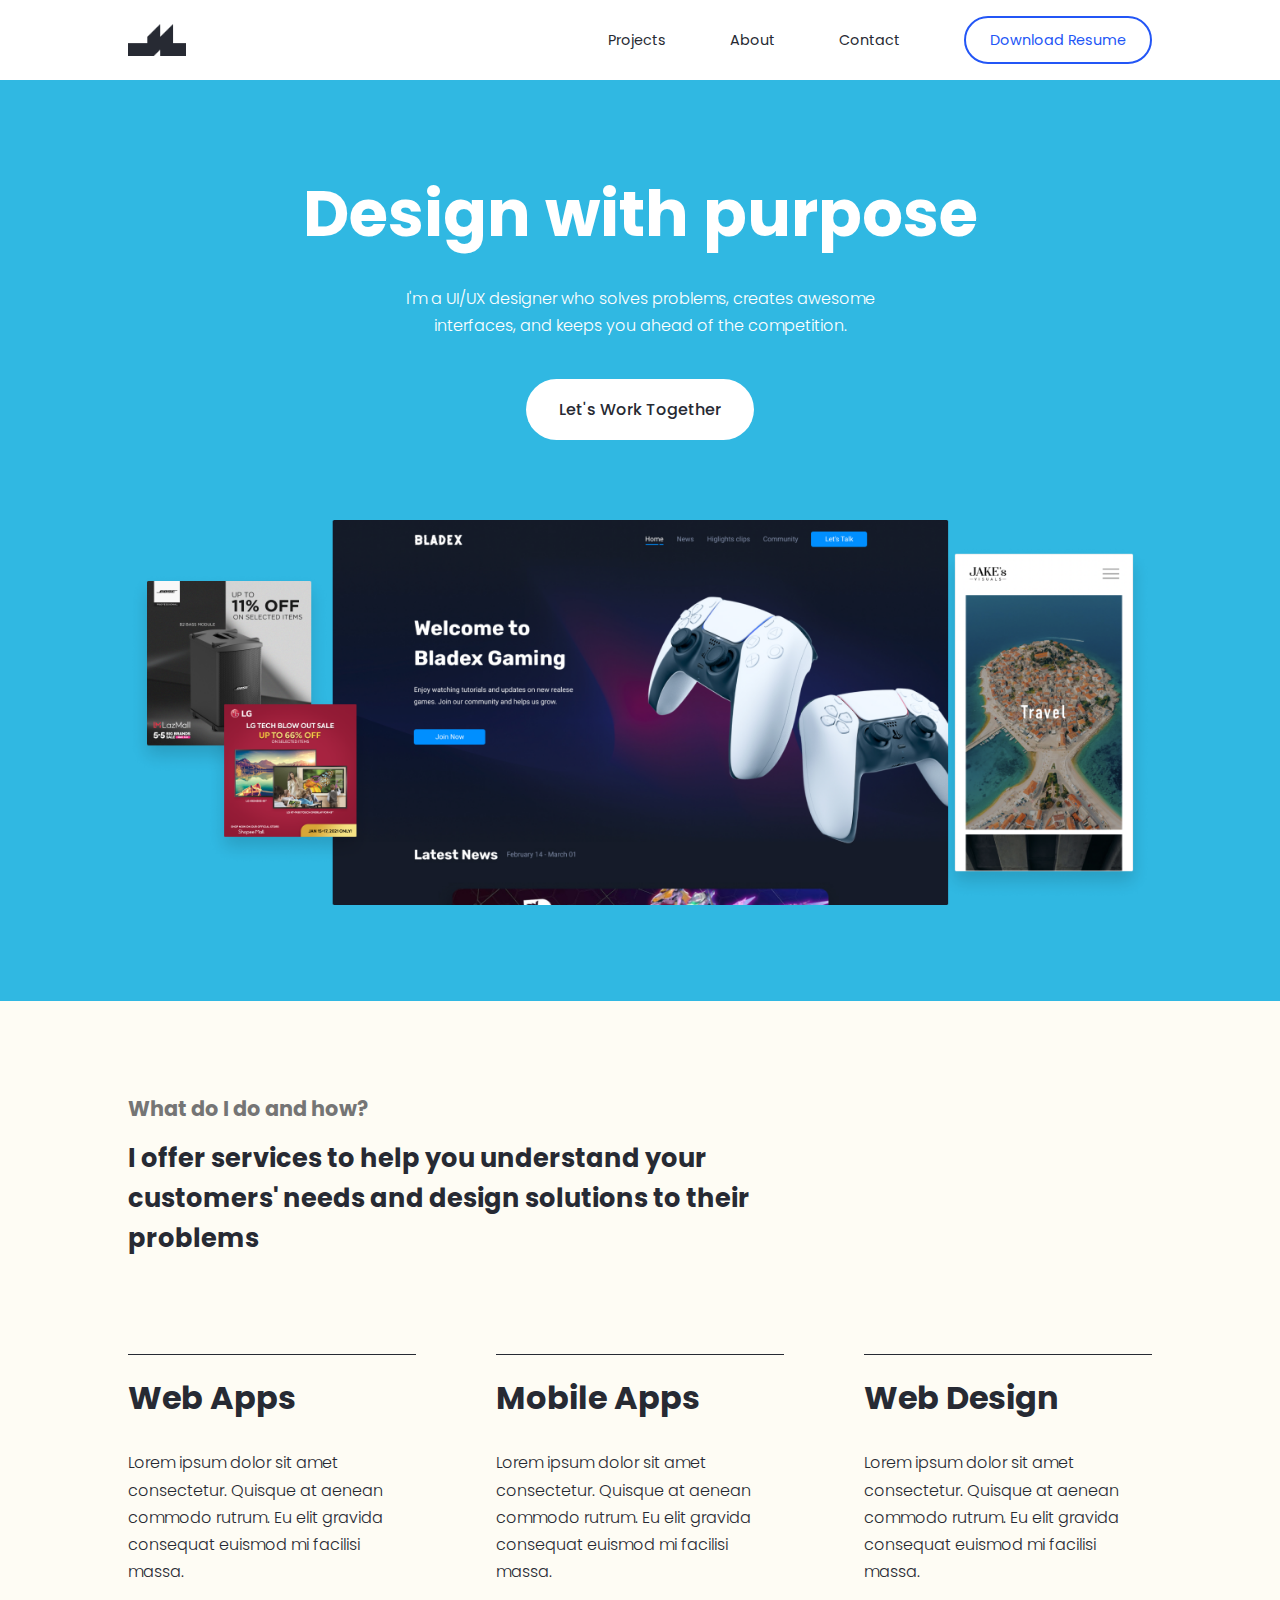
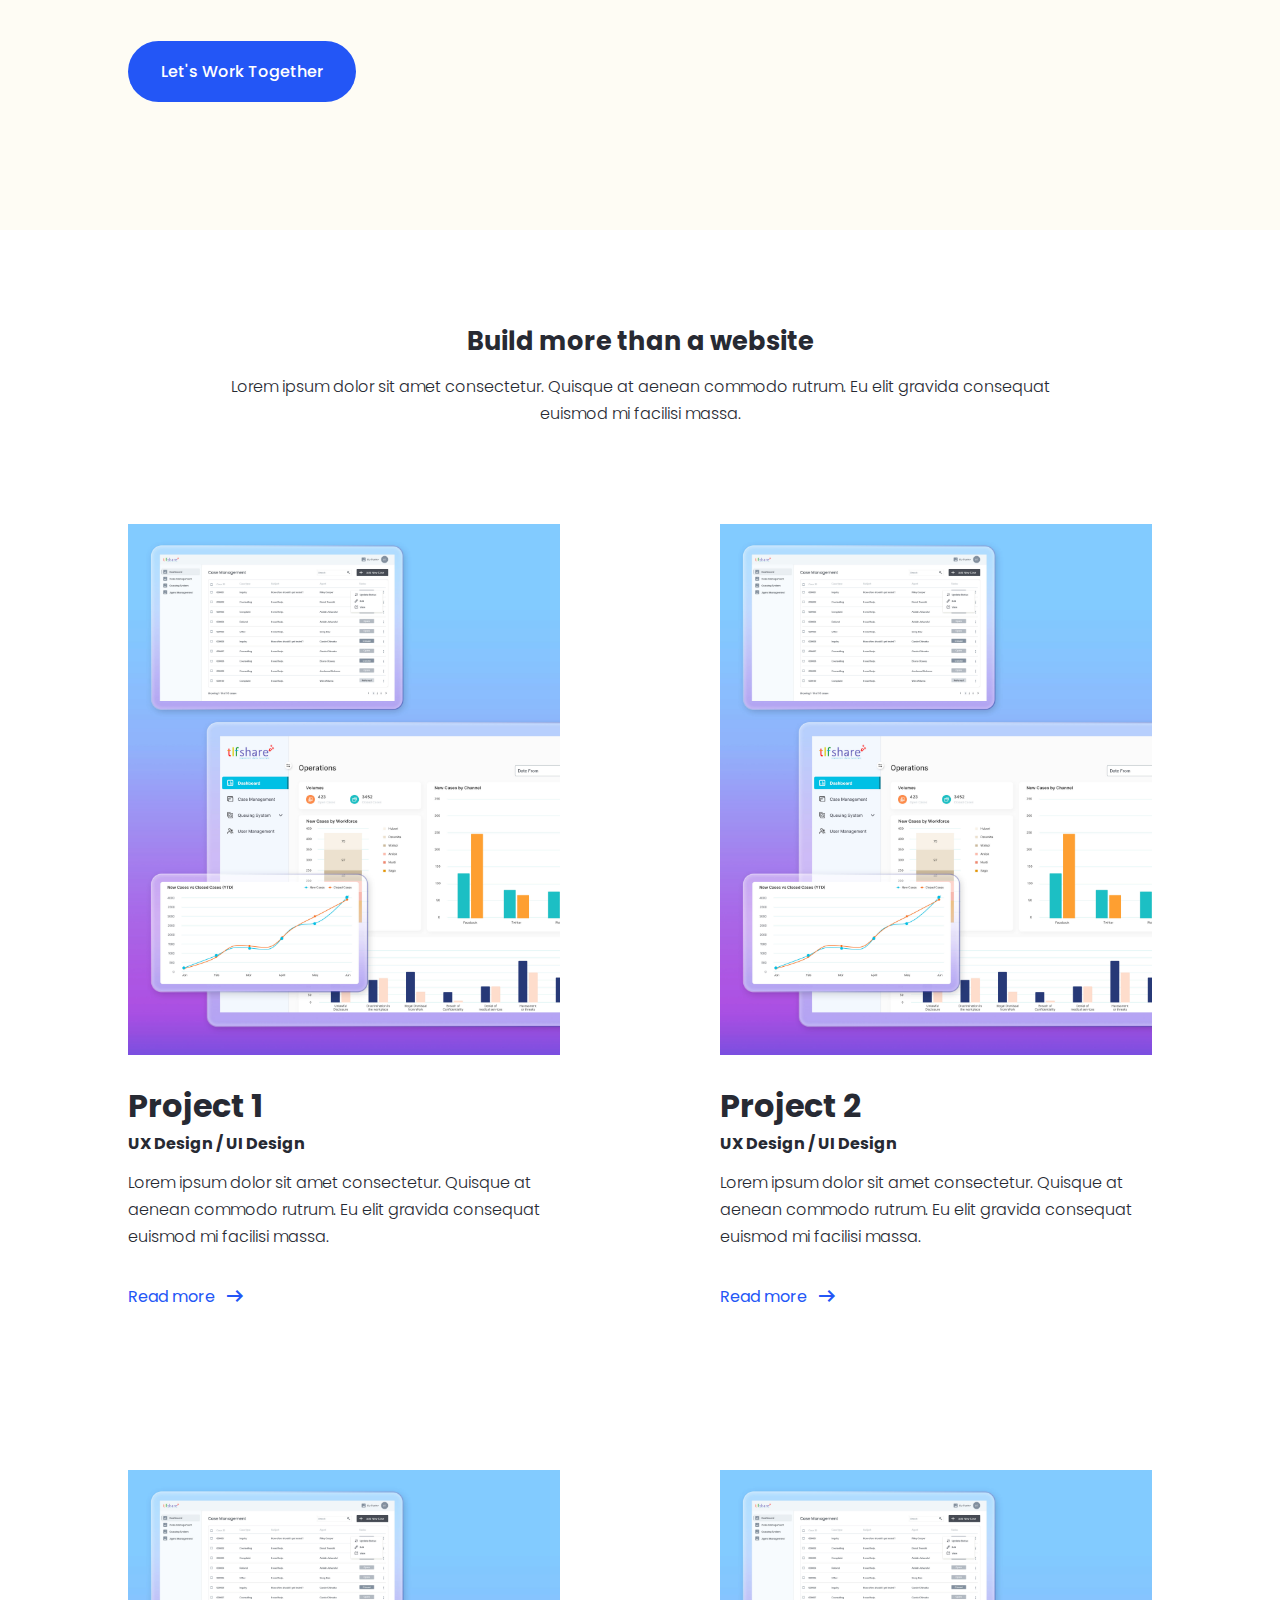
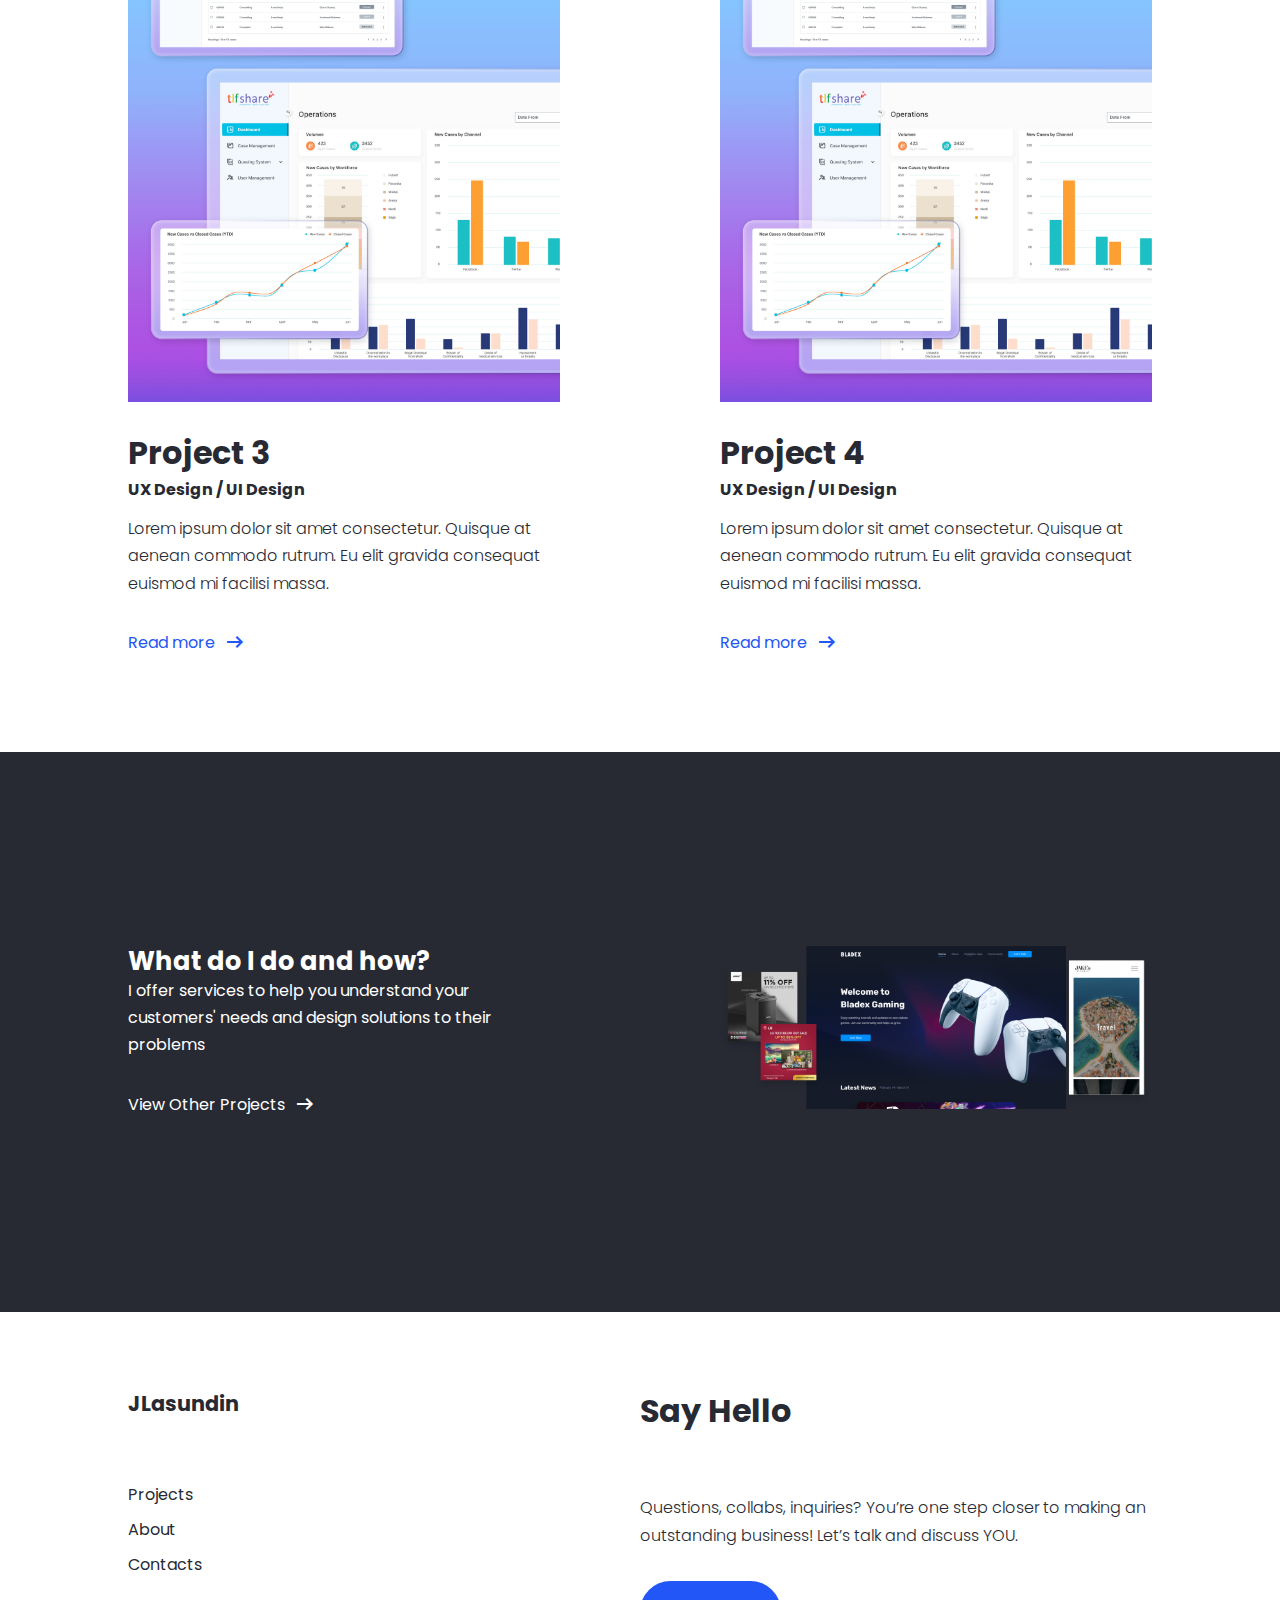
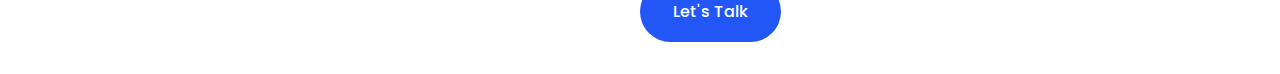
<file: index.html>
<!DOCTYPE html>
<html lang="en">
<head>
    <meta charset="UTF-8">
    <meta http-equiv="X-UA-Compatible" content="IE=edge">
    <meta name="viewport" content="width=device-width, initial-scale=1.0">
    <title>Jude Lasundin Portfolio</title>
    <link rel="icon" type="image/x-icon" href="/images/Favicon.png">

<!-- Material Design Icons-->
<link rel="stylesheet" href="https://fonts.googleapis.com/css2?family=Material+Symbols+Outlined:opsz,wght,FILL,GRAD@20..48,100..700,0..1,-50..200" />

<!-- GOOGLE FONTS (POPPINS)-->
<link rel="preconnect" href="https://fonts.googleapis.com">
<link rel="preconnect" href="https://fonts.gstatic.com" crossorigin>
<link href="https://fonts.googleapis.com/css2?family=Poppins:wght@200;300;500;700;900&display=swap" rel="stylesheet">


<link rel="stylesheet" href="./css/style.css">
</head>
<body>
   <nav>
    <div class=" container navContainer">
            <a 
                href="index.html">
                <img src="./images/logo.png" 
                alt="JudeLasundin">
            </a>
        <ul class="navMenu">
            <li><a href="/projects.html">Projects</a></li>
            <li><a href="/about.html">About</a></li>
            <li><a href="/contact.html">Contact</a></li>
            <a href="Files/Jude Lasundin Resume.pdf" download
                class="btnDownload">Download Resume</a>
        </ul>
        
        <button id="open-menu-btn">
            <span class="material-symbols-outlined">menu</span>
        </button>
        <button id="close-menu-btn">
            <span class="material-symbols-outlined">close</span>
        </button>
    </div>
   </nav>

<!--============================ END OF NAV BAR ==========================-->

<section class="heroSection">
    <div class="container heroContainer">
        <h1>Design with purpose</h1>
        <p>I'm a UI/UX designer who solves problems, creates awesome 
            <br>interfaces, and keeps you ahead of the competition.
        </p>
        <a href="pages/contact.html"
        class="btn btnTertiary heroBtn">Let's Work Together </a>
        <img src="./images/Hero Image.png" alt="Hero Image">
        </div>
    </div>
</section>

<!--============================ END OF HEADER ==========================-->

<section class="skills">
    <div class="container skillsContainer">
        <div class="skillsTop">
            <h4>What do I do and how?</h4>
            <h3>I offer services to help you understand your customers' needs and design solutions to their problems</h3>
        </div>
        <div class="skillsBottom">
            <article class="skillList">
                <h2>Web Apps</h2>
                <p>Lorem ipsum dolor sit amet consectetur. Quisque at aenean commodo rutrum. Eu elit gravida consequat euismod mi facilisi massa. </p>
            </article>

            <article class="skillList">
                <h2>Mobile Apps</h2>
                <p>Lorem ipsum dolor sit amet consectetur. Quisque at aenean commodo rutrum. Eu elit gravida consequat euismod mi facilisi massa. </p>
            </article>

            <article class="skillList">
                <h2>Web Design</h2>
                <p>Lorem ipsum dolor sit amet consectetur. Quisque at aenean commodo rutrum. Eu elit gravida consequat euismod mi facilisi massa. </p>
            </article>
        </div>
        <a href="pages/contact.html"
        class="btn btnPrimary">Let's Work Together </a>
    </div>
</section>


<!--============================ END OF SKILL LIST==========================-->

<section class="projects">
    <div class="container projectsContainer">
        <div class="projectsTop">
            <h3>Build more than a website</h3>
            <p>Lorem ipsum dolor sit amet consectetur. Quisque at aenean commodo rutrum. Eu elit gravida consequat euismod mi facilisi massa. </p>
        </div>
        <div class="projectsBottom">

            <article class="projectList">
                <div class="imageWrap wrapPurple">
                    <img src="./images/TLFShare.jpg" alt="Hero Image">
                </div>
                <h2>Project 1</h2>
                <h5>UX Design / UI Design</h5>
                <p>Lorem ipsum dolor sit amet consectetur. Quisque at aenean commodo rutrum. Eu elit gravida consequat euismod mi facilisi massa. </p>
                <a href="#">Read more
                    <span class="material-symbols-outlined">
                        arrow_right_alt
                    </span>
                </a>
            </article>

            <article class="projectList">
                <div class="imageWrap wrapOrange">
                    <img src="./images/TLFShare.jpg" alt="Hero Image">
                </div>
                <h2>Project 2</h2>
                <h5>UX Design / UI Design</h5>
                <p>Lorem ipsum dolor sit amet consectetur. Quisque at aenean commodo rutrum. Eu elit gravida consequat euismod mi facilisi massa. </p>
                <a href="#">Read more
                    <span class="material-symbols-outlined">
                        arrow_right_alt
                     </span>
                </a>
            </article>

            <article class="projectList">
                <div class="imageWrap wrapBlue">
                    <img src="./images/TLFShare.jpg" alt="Hero Image">
                </div>
                <h2>Project 3</h2>
                <h5>UX Design / UI Design</h5>
                <p>Lorem ipsum dolor sit amet consectetur. Quisque at aenean commodo rutrum. Eu elit gravida consequat euismod mi facilisi massa. </p>
                <a href="#">Read more 
                    <span class="material-symbols-outlined">
                    arrow_right_alt
                    </span> 
                </a>
            </article>

            <article class="projectList">
                <div class="imageWrap wrapPeach">
                    <img src="./images/TLFShare.jpg" alt="Hero Image">
                </div>
                <h2>Project 4</h2>
                <h5>UX Design / UI Design</h5>
                <p>Lorem ipsum dolor sit amet consectetur. Quisque at aenean commodo rutrum. Eu elit gravida consequat euismod mi facilisi massa. </p>
                <a href="#">Read more
                    <span class="material-symbols-outlined">
                        arrow_right_alt
                    </span>
                </a>
            </article>
        </div>
    </div>
</section>

<!--============================ END OF PROJECTS ==========================-->


<section class="otherProjects">
    <div class="container otherProj">
        <div class="projLeft">
            <h3>What do I do and how?</h3>
            <p>I offer services to help you understand your customers' needs and design solutions to their problems
            </p>
            <a href="other.html">View Other Projects
                <span class="material-symbols-outlined">
                    arrow_right_alt
                </span>
            </a>
        </div>

        <div class="projRight">
            <img src="./images/Hero Image.png" alt="Hero Image">
        </div>
    </div>
    </div>
</section>

<!--============================ END OF OTHER PROJECTS ==========================-->


<footer class="footer">
    <div class="container footerContainer">
        <div class="footer-1">
            <a href="index.html" class="footerLogo"><h4>JLasundin</h4></a>
            <ul class="permalinks">
                <li><a href="./pages/projects.html">Projects</a></li>
                <li><a href="./pages/about.html">About</a></li>
                <li><a href="./pages/contact.html">Contacts</a></li>
            </ul>
        </div>
        <div class="footer-2">
            <h2>Say Hello</h2>
            <p>Questions, collabs, inquiries? You’re one step closer to making an outstanding business!
                Let’s talk and discuss YOU.</p>
            <a href="/contact.html" class="btn btnPrimary">Let's Talk</a>
        </div>
    </div>
</footer>
    <script src="./js/main.js"></script>
</body>
</html>
</file>
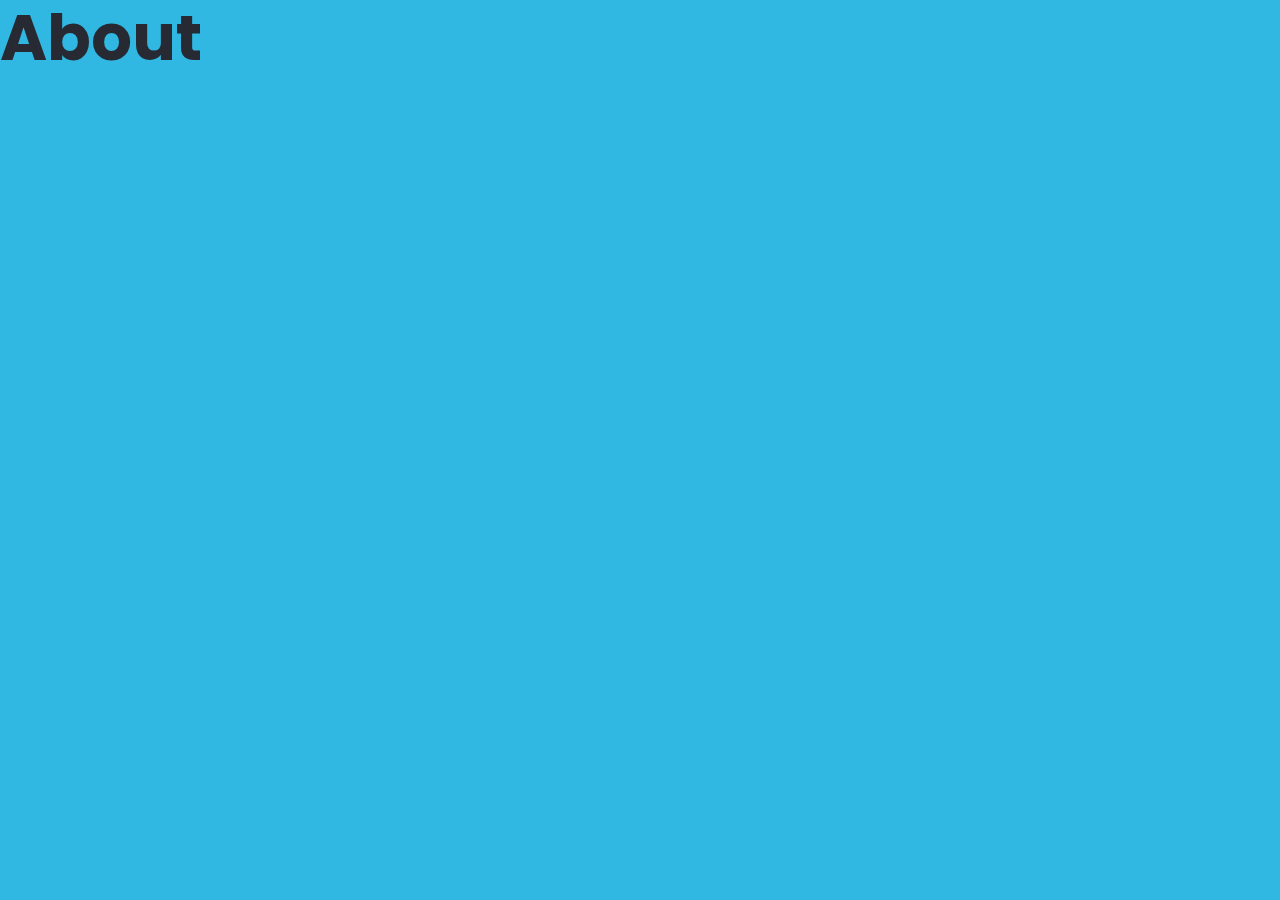
<file: about.html>
<!DOCTYPE html>
<html lang="en">
<head>
    <meta charset="UTF-8">
    <meta http-equiv="X-UA-Compatible" content="IE=edge">
    <meta name="viewport" content="width=device-width, initial-scale=1.0">
    <title>Jude Lasundin</title>

    <!-- Material Design Icons-->
<link rel="stylesheet" href="https://fonts.googleapis.com/css2?family=Material+Symbols+Outlined:opsz,wght,FILL,GRAD@20..48,100..700,0..1,-50..200" />

<!-- GOOGLE FONTS (POPPINS)-->
<link rel="preconnect" href="https://fonts.googleapis.com">
<link rel="preconnect" href="https://fonts.gstatic.com" crossorigin>
<link href="https://fonts.googleapis.com/css2?family=Poppins:wght@200;300;500;700;900&display=swap" rel="stylesheet">


<link rel="stylesheet" href="./style.css">
</head>
<body>
    <h1>About</h1>
</body>
</html>
</file>
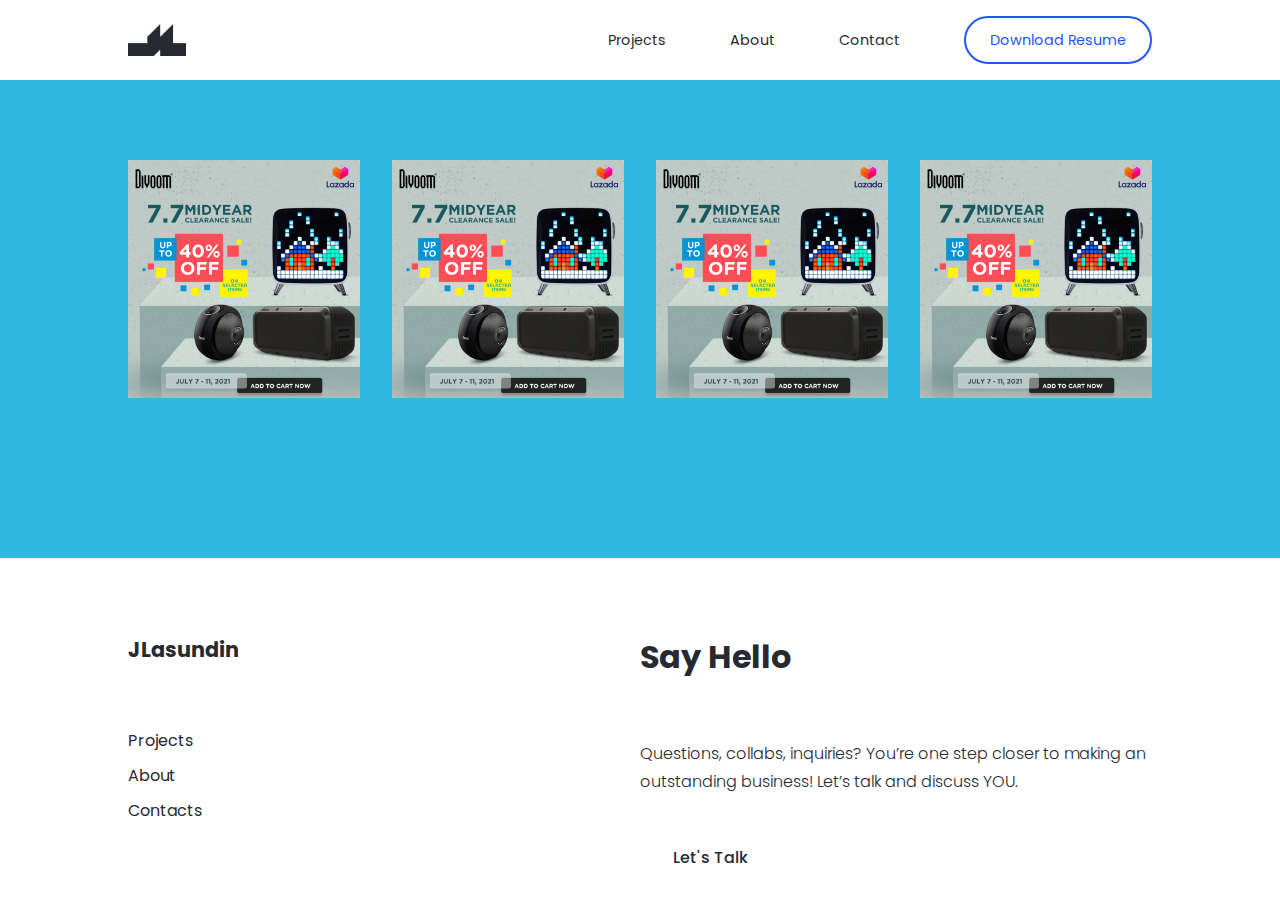
<file: other.html>
<!DOCTYPE html>
<html lang="en">
<head>
    <meta charset="UTF-8">
    <meta http-equiv="X-UA-Compatible" content="IE=edge">
    <meta name="viewport" content="width=device-width, initial-scale=1.0">
    <title>Jude Lasundin Portfolio</title>
    <link rel="icon" type="image/x-icon" href="/images/Favicon.png">

<!-- Material Design Icons-->
<link rel="stylesheet" href="https://fonts.googleapis.com/css2?family=Material+Symbols+Outlined:opsz,wght,FILL,GRAD@20..48,100..700,0..1,-50..200" />

<!-- GOOGLE FONTS (POPPINS)-->
<link rel="preconnect" href="https://fonts.googleapis.com">
<link rel="preconnect" href="https://fonts.gstatic.com" crossorigin>
<link href="https://fonts.googleapis.com/css2?family=Poppins:wght@200;300;500;700;900&display=swap" rel="stylesheet">


<link rel="stylesheet" href="./css/style.css">
<link rel="stylesheet" href="./css/other.css">
<link rel="stylesheet" href="./css/lightbox.css">

</head>
<body>
   <nav>
    <div class=" container navContainer">
            <a 
                href="index.html">
                <img src="./images/logo.png" 
                alt="JudeLasundin">
            </a>
        <ul class="navMenu">
            <li><a href="pages/projects.html">Projects</a></li>
            <li><a href="pages/about.html">About</a></li>
            <li><a href="pages/contact.html">Contact</a></li>
            <a href="Files/JONATHAN S. LASUNDIN - RESUME 1.pdf" download
                class="btnDownload">Download Resume</a>
        </ul>
        
        <button id="open-menu-btn">
            <span class="material-symbols-outlined">menu</span>
        </button>
        <button id="close-menu-btn">
            <span class="material-symbols-outlined">close</span>
        </button>
    </div>
   </nav>

<!--============================ END OF NAV BAR ==========================-->

<div class="container">
    <div class="imgGallery">

        <a href="./images/social-feat-1.jpg" data-lightbox="roadtrip" data-title="first image">
            <img src="./images/social-feat-1.jpg" alt="">
        </a>
        <a href="./images/social-feat-1.jpg" data-lightbox="roadtrip" data-title="first image">
            <img src="./images/social-feat-1.jpg" alt="">
        </a>
        <a href="./images/social-feat-1.jpg" data-lightbox="roadtrip" data-title="first image">
            <img src="./images/social-feat-1.jpg" alt="">
        </a>
        <a href="./images/social-feat-1.jpg" data-lightbox="roadtrip" data-title="first image">
            <img src="./images/social-feat-1.jpg" alt="">
        </a>

    </div>
</div>

<!--============================ END OF GALLERY ==========================-->

<footer class="footer">
    <div class="container footerContainer">
        <div class="footer-1">
            <a href="index.html" class="footerLogo"><h4>JLasundin</h4></a>
            <ul class="permalinks">
                <li><a href="./pages/projects.html">Projects</a></li>
                <li><a href="./pages/about.html">About</a></li>
                <li><a href="./pages/contact.html">Contacts</a></li>
            </ul>
        </div>
        <div class="footer-2">
            <h2>Say Hello</h2>
            <p>Questions, collabs, inquiries? You’re one step closer to making an outstanding business!
                Let’s talk and discuss YOU.</p>
            <a href="pages/contact.html" class="btn">Let's Talk</a>
        </div>
    </div>
</footer>
    <script src="./js/main.js"></script>
    <script src="./js/lightbox-plus-jquery.js"></script>
</body>
</html>
</file>
<file: css/style.css>
* {
    padding: 0;
    margin: 0;
    border: 0;
    outline: 0;
    text-decoration: none;
    list-style: none;
    box-sizing: border-box;
}

:root {
    --color-primary: #2356F6;
    --color-primaryLight: #5b84ff;
    --color-success: #00bf8e;
    --color-warning: #f7c94b;
    --color-danger: #f75842;
    --color-dangerVariant: rgba(247, 88, 66, 0.4);
    --color-white: #fff;
    --color-light: rgba(255, 255, 255, 0.7);
    --color-black: #272A33;
    --color-bg: #30B8E2;
    --color-bg1: #FEFCF4;
    --color-bg2: #e1effd;

    --container-width-lg: 80%;
    --container-width-md: 90%;
    --container-width-sm: 94%;

    --transition: all 400ms ease;

}

body {
    font-family: 'Poppins', sans-serif;
    line-height: 1.7;
    color: var(--color-black);
    background: var(--color-bg);
}

.container {
    width: var(--container-width-lg);
    margin: 0 auto;
}

section {
    padding: 6rem 0;
}

h1, h2, h3, h4, h5 {
    line-height: 1.2;
}

h1 {
    font-size: 4rem;
}

h2 {
    font-size: 2rem;
}

h3 {
    font-size: 1.6rem;
}

h4 {
    font-size: 1.3rem;
}

h5 {
    font-size: 1rem;
}

a {
    color:  var(--color-black);
}

img {
    width: 100%;
    display: block;
    object-fit: cover;
}

.btn {
    display: inline-block;
    background-color: var(--color-white);
    color: var(--color-black);
    padding: 1rem 2rem;
    border: 1px solid transparent;
    font-weight: 500;
    border-radius: 50em;
    margin-top: 2rem;
    margin-bottom: 2rem;
    transition: var(--transition);
}

.btn:hover {
    background: transparent;
    color: var(--color-white);
    border-color:  var(--color-white);
}

.btnPrimary{
    background-color: var(--color-primary);
    color: var(--color-white);
}

.btnPrimary:hover{
    background-color: var(--color-primaryLight);
}

.btnSecondary{
    background-color: var(--color-primary);
    color: var(--color-white);
}

.btnSecondary:hover{
    background-color: var(--color-primaryLight);
}

.btnTertiary{
    background-color: var(--color-white);
    color: var(--color-black);
}

.btnTertiary:hover{
    background-color: var(--color-primaryLight);
    border-color: var(--color-primaryLight);
}


.btnDownload {
    border-color: var(--color-primary);
    border-style: solid;
    border-width: 2px;
    background-color: transparent;
    color: var(--color-primary);
    padding: 0.625rem 1.5rem;
    border-radius: 50em;
    transition: var(--transition);
}

.btnDownload:hover {
    background-color: var(--color-primary);
    color: var(--color-white);
}

.heroBtn {
    margin-top: 0.5rem;
    margin-bottom: 5rem;
}

/* ================================ NAVBAR ==============================*/

nav {
    background-color: var(--color-white);
    width: 100%;
    height: 5rem;
    position: fixed;
    top: 0;
    z-index: 11;
}

/* change navbar style on scroll using javascript */

.window-scroll{
    background-color: var(--color-bg2);
    box-shadow: 0 1rem 2rem rgba (0, 0, 0, 0.2);
    transition: all 150ms ease;
}

.navContainer {
    height: 100%;
    display: flex;
    justify-content: space-between;
    align-items: center;
    padding-top: 1rem;
    padding-bottom: 1rem;
}

nav button {
    display: none;
}

.navMenu{
    display: flex;
    align-items: center;
    gap: 4rem;
}

.navMenu a {
    font-size: 0.9rem;
    transition: var(--transition);
}

.navMenu li a:hover {
    color: var(--color-primary);
}

.navContainer img{
    height: 2rem;
}



/* ====================== Hero Section =======================*/

.heroSection {
    background-color: var(--color-bg);
}

.heroSection h1, p{
    color: var(--color-white);
}

.heroContainer {
    align-items: center;
    justify-content: center;
    text-align: center;
    margin-top: 5rem;
}

.heroContainer p {
    margin: 2rem 0 2rem;
    font-weight: 300;
}

/* ====================== Skills Section =======================*/

.skills {
    background-color: var(--color-bg1);
}

.skills p {
    color: var(--color-black);
    font-weight: 300;
}

.skills h3 {
    margin-bottom: 6rem;
    line-height: 2.5rem;
}

.skills h4 {
    margin-bottom: 1rem;
    color:#757575;
}
.skills h2{
    margin-bottom: 2rem;
}
.skillsTop {
    width: 70%;
}

.skillsBottom {
    display: grid;
    grid-template-columns: repeat(3,1fr);
    gap: 5rem;
}

.skillList {
    border-top: 1.5px solid var(--color-black);
    padding-top: 1.5rem;
    padding-bottom: 1.5rem;
}

/* ====================== Projects Section =======================*/

.projects {
    background-color: var(--color-white);
}

.projects p {
    color: var(--color-black);
    font-weight: 300;
    margin: 1rem 0;
}

.projectList a {
    display: flex;
    margin-top: 2rem;
    color: var(--color-primary);
    align-items: center;
    gap: 0.5rem;
}

.projectList a:hover {
    color: var(--color-primaryLight);
}

.projectsTop {
    text-align: center;
    padding: 0 5rem 5rem;
}

.projectsTop h3, h2 {
    margin-bottom: 0.5rem;
}

.projectsBottom {
    display: grid;
    grid-template-columns: repeat(2,1fr);
    gap:10rem;
}

.imageWrap {
    object-fit: cover;
    align-items: center;
    width: 100%;
    background-color: #00bf8e;
    margin-bottom: 2rem;
}

.wrapPurple {
    background-color: #6B62CA;
}

.wrapOrange {
    background-color: #F99F6C;
}

.wrapBlue {
    background-color: #157AC3;
}

.wrapPeach{
    background-color: #F59985;
}

/* ====================== Footer =======================*/

.otherProjects {
    display: flex;
    align-items: center;
    justify-content: center;
    background-color: var(--color-black);
    color: var(--color-white);
    height: 35rem;
}

.otherProj a {
    display: flex;
    margin-top: 2rem;
    color: var(--color-white);
    align-items: center;
    gap: 0.5rem;
}

.otherProj a:hover {
    color: var(--color-primaryLight);
}

.otherProj {
    display: grid;
    grid-template-columns: 1fr 1fr;
    gap: 10rem;
}



/* ====================== Footer =======================*/


.footer  {
    background-color: var(--color-white);
    padding-top: 5rem;
    width: 100%;
    height: 100%;
    color: var(--color-black);
}

.permalinks a{
    color: var(--color-black);
}

.permalinks a:hover{
    color: var(--color-primaryLight);
}

.permalinks li {
    margin-bottom: 0.5rem;
}

.footerContainer{
    display: grid;
    grid-template-columns: 1fr 1fr;
}

.footerLogo h4{
    color: var(--color-black);
    margin-bottom: 4rem;
}

.footer-2 h2 {
    margin-bottom: 4rem;
}

.footer-2 p {
    font-weight: 300;
    color: var(--color-black);
}

/* ==================== MEDIA QUERIES (TABLETS) ====================*/

@media screen and (max-width: 1024px) {
    .container {
        width: var(--container-width-md);
    }
    
    h1 {
        font-size: 3rem;
    }
    
    h2 {
        font-size: 2rem;
    }

    h3 {
        font-size: 1.5rem;
    }

    h4 {
        font-size: 1rem;
    }

/* ==================== NAVBAR ====================*/

    nav button {
    display: inline-block;
    background: transparent;
    font-size: 1.8rem;
    color: var(--color-black);
    cursor: pointer;
    }

    nav button#close-menu-btn {
        display: none;
    }

    .navMenu {
        position: fixed;
        top: 5rem;
        right: 5%;
        height: fit-content;
        width: 18rem;
        flex-direction: column;
        gap: 0;
        display: none;
    }

    .navMenu li {
        width: 100%;
        height: 5.8rem;
    }

    .navMenu li a {
        color: var(--color-white);
        background: var(--color-primary);
        box-shadow: 0px 10px 15px -3px rgba(0,0,0,0.1);
        width: 100%;
        height: 100%;
        display: grid;
        place-items: center;

    }

    .navMenu li a:hover {
        background: var(--color-primaryLight);
        color: var(--color-white);
    }


    .btnDownload {
        background-color: var(--color-primary);
        color: var(--color-white);
        border-radius: 0;
        transition: var(--transition);
        width: 100%;
        height: 5.8rem;
        display: flex;
        justify-content: center;
        align-items: center;
    }


     /* ==================== Projects====================*/


    .projectsBottom {
    display: grid;
    grid-template-columns: repeat(2,1fr);
    gap: 5rem;
    }

}


/* ==================== MEDIA QUERIES (mobile) ====================*/

@media screen and (max-width: 768px) {


    /* ==================== NavBar ====================*/
    .btnDownload {
        background-color: var(--color-primary);
        color: var(--color-white);
        border-radius: 0;
        transition: var(--transition);
        width: 100%;
        height: 5.8rem;
        display: flex;
        justify-content: center;
        align-items: center;
    }

    /* ==================== Skills ====================*/

    .skills {
        text-align: center;
        align-items: center;
        justify-content: center;
    }

    .skillsTop {
        width: 100%;
    }
    
    .skillsBottom {
        display: grid;
        grid-template-columns: repeat(1,1fr);
        gap: 5rem;
    }
    
    .skillList {
        border-top: 1.5px solid var(--color-black);
        padding-top: 1.5rem;
        padding-bottom: 1.5rem;
    }

     /* ==================== Projects ====================*/

     .projectsBottom {
        display: grid;
        grid-template-columns: repeat(1,1fr);
        gap: 5rem;
    }
    
}
</file>
<file: style.css>
* {
    padding: 0;
    margin: 0;
    border: 0;
    outline: 0;
    text-decoration: none;
    list-style: none;
    box-sizing: border-box;
}

:root {
    --color-primary: #2356F6;
    --color-primaryLight: #5b84ff;
    --color-success: #00bf8e;
    --color-warning: #f7c94b;
    --color-danger: #f75842;
    --color-dangerVariant: rgba(247, 88, 66, 0.4);
    --color-white: #fff;
    --color-light: rgba(255, 255, 255, 0.7);
    --color-black: #272A33;
    --color-bg: #30B8E2;
    --color-bg1: #FEFCF4;
    --color-bg2: #e1effd;

    --container-width-lg: 80%;
    --container-width-md: 90%;
    --container-width-sm: 94%;

    --transition: all 400ms ease;

}

body {
    font-family: 'Poppins', sans-serif;
    line-height: 1.7;
    color: var(--color-black);
    background: var(--color-bg);
}

.container {
    width: var(--container-width-lg);
    margin: 0 auto;
}

section {
    padding: 6rem 0;
}

h1, h2, h3, h4, h5 {
    line-height: 1.2;
}

h1 {
    font-size: 4rem;
}

h2 {
    font-size: 2rem;
}

h3 {
    font-size: 1.6rem;
}

h4 {
    font-size: 1.3rem;
}

h5 {
    font-size: 1rem;
}

a {
    color:  var(--color-black);
}

img {
    width: 100%;
    display: block;
    object-fit: cover;
}

.btn {
    display: inline-block;
    background-color: var(--color-white);
    color: var(--color-black);
    padding: 1rem 2rem;
    border: 1px solid transparent;
    font-weight: 500;
    border-radius: 50em;
    margin-top: 2rem;
    margin-bottom: 2rem;
    transition: var(--transition);
}

.btn:hover {
    background: transparent;
    color: var(--color-white);
    border-color:  var(--color-white);
}

.btnPrimary{
    background-color: var(--color-primary);
    color: var(--color-white);
}

.btnPrimary:hover{
    background-color: var(--color-primaryLight);
}

.btnSecondary{
    background-color: var(--color-primary);
    color: var(--color-white);
}

.btnSecondary:hover{
    background-color: var(--color-primaryLight);
}

.btnTertiary{
    background-color: var(--color-white);
    color: var(--color-black);
}

.btnTertiary:hover{
    background-color: var(--color-primaryLight);
    border-color: var(--color-primaryLight);
}


.btnDownload {
    border-color: var(--color-primary);
    border-style: solid;
    border-width: 2px;
    background-color: transparent;
    color: var(--color-primary);
    padding: 0.625rem 1.5rem;
    border-radius: 50em;
    transition: var(--transition);
}

.btnDownload:hover {
    background-color: var(--color-primary);
    color: var(--color-white);
}

.heroBtn {
    margin-top: 0.5rem;
    margin-bottom: 5rem;
}

/* ================================ NAVBAR ==============================*/

nav {
    background-color: var(--color-white);
    width: 100%;
    height: 5rem;
    position: fixed;
    top: 0;
    z-index: 11;
}

/* change navbar style on scroll using javascript */

.window-scroll{
    background-color: var(--color-bg2);
    box-shadow: 0 1rem 2rem rgba (0, 0, 0, 0.2);
    transition: all 150ms ease;
}

.navContainer {
    height: 100%;
    display: flex;
    justify-content: space-between;
    align-items: center;
    padding-top: 1rem;
    padding-bottom: 1rem;
}

nav button {
    display: none;
}

.navMenu{
    display: flex;
    align-items: center;
    gap: 4rem;
}

.navMenu a {
    font-size: 0.9rem;
    transition: var(--transition);
}

.navMenu li a:hover {
    color: var(--color-primary);
}

.navContainer img{
    height: 2rem;
}



/* ====================== Hero Section =======================*/

.heroSection {
    background-color: var(--color-bg);
}

.heroSection h1, p{
    color: var(--color-white);
}

.heroContainer {
    align-items: center;
    justify-content: center;
    text-align: center;
    margin-top: 5rem;
}

.heroContainer p {
    margin: 2rem 0 2rem;
    font-weight: 300;
}

/* ====================== Skills Section =======================*/

.skills {
    background-color: var(--color-bg1);
}

.skills p {
    color: var(--color-black);
    font-weight: 300;
}

.skills h3 {
    margin-bottom: 6rem;
    line-height: 2.5rem;
}

.skills h4 {
    margin-bottom: 1rem;
    color:#757575;
}
.skills h2{
    margin-bottom: 2rem;
}
.skillsTop {
    width: 70%;
}

.skillsBottom {
    display: grid;
    grid-template-columns: repeat(3,1fr);
    gap: 5rem;
}

.skillList {
    border-top: 1.5px solid var(--color-black);
    padding-top: 1.5rem;
    padding-bottom: 1.5rem;
}

/* ====================== Projects Section =======================*/

.projects {
    background-color: var(--color-white);
}

.projects p {
    color: var(--color-black);
    font-weight: 300;
    margin: 1rem 0;
}

.projectList a {
    display: flex;
    margin-top: 2rem;
    color: var(--color-primary);
    align-items: center;
    gap: 0.5rem;
}

.projectList a:hover {
    color: var(--color-primaryLight);
}

.projectsTop {
    text-align: center;
    padding: 0 5rem 5rem;
}

.projectsTop h3, h2 {
    margin-bottom: 0.5rem;
}

.projectsBottom {
    display: grid;
    grid-template-columns: repeat(2,1fr);
    gap:10rem;
}

.imageWrap {
    object-fit: cover;
    align-items: center;
    width: 100%;
    background-color: #00bf8e;
    margin-bottom: 2rem;
}

.wrapPurple {
    background-color: #6B62CA;
}

.wrapOrange {
    background-color: #F99F6C;
}

.wrapBlue {
    background-color: #157AC3;
}

.wrapPeach{
    background-color: #F59985;
}



/* ====================== Footer =======================*/


.footer  {
    background-color: var(--color-black);
    padding-top: 5rem;
    width: 100%;
    height: 100%;
    color: var(--color-white);
}

.permalinks a{
    color: var(--color-white);
}

.permalinks a:hover{
    color: var(--color-light);
}

.permalinks li {
    margin-bottom: 0.5rem;
}

.footerContainer{
    display: grid;
    grid-template-columns: 1fr 1fr;
}

.footerLogo h4{
    color: var(--color-white);
    margin-bottom: 4rem;
}

.footer-2 h2 {
    margin-bottom: 4rem;
}

.footer-2 p {
    font-weight: 300;
}

/* ==================== MEDIA QUERIES (TABLETS) ====================*/

@media screen and (max-width: 1024px) {
    .container {
        width: var(--container-width-md);
    }
    
    h1 {
        font-size: 3rem;
    }
    
    h2 {
        font-size: 2rem;
    }

    h3 {
        font-size: 1.5rem;
    }

    h4 {
        font-size: 1rem;
    }

/* ==================== NAVBAR ====================*/

    nav button {
    display: inline-block;
    background: transparent;
    font-size: 1.8rem;
    color: var(--color-black);
    cursor: pointer;
    }

    nav button#close-menu-btn {
        display: none;
    }

    .navMenu {
        position: fixed;
        top: 5rem;
        right: 5%;
        height: fit-content;
        width: 18rem;
        flex-direction: column;
        gap: 0;
        display: none;
    }

    .navMenu li {
        width: 100%;
        height: 5.8rem;
    }

    .navMenu li a {
        color: var(--color-white);
        background: var(--color-primary);
        box-shadow: 0px 10px 15px -3px rgba(0,0,0,0.1);
        width: 100%;
        height: 100%;
        display: grid;
        place-items: center;

    }

    .navMenu li a:hover {
        background: var(--color-primaryLight);
        color: var(--color-white);
    }


    .btnDownload {
        background-color: var(--color-primary);
        color: var(--color-white);
        border-radius: 0;
        transition: var(--transition);
        width: 100%;
        height: 5.8rem;
        display: flex;
        justify-content: center;
        align-items: center;
    }


     /* ==================== Projects====================*/


    .projectsBottom {
    display: grid;
    grid-template-columns: repeat(2,1fr);
    gap: 5rem;
    }

}


/* ==================== MEDIA QUERIES (mobile) ====================*/

@media screen and (max-width: 768px) {


    /* ==================== NavBar ====================*/
    .btnDownload {
        background-color: var(--color-primary);
        color: var(--color-white);
        border-radius: 0;
        transition: var(--transition);
        width: 100%;
        height: 5.8rem;
        display: flex;
        justify-content: center;
        align-items: center;
    }

    /* ==================== Skills ====================*/

    .skills {
        text-align: center;
        align-items: center;
        justify-content: center;
    }

    .skillsTop {
        width: 100%;
    }
    
    .skillsBottom {
        display: grid;
        grid-template-columns: repeat(1,1fr);
        gap: 5rem;
    }
    
    .skillList {
        border-top: 1.5px solid var(--color-black);
        padding-top: 1.5rem;
        padding-bottom: 1.5rem;
    }

     /* ==================== Projects ====================*/

     .projectsBottom {
        display: grid;
        grid-template-columns: repeat(1,1fr);
        gap: 5rem;
    }
    
}
</file>
<file: css/other.css>
.imgGallery {
    margin: 10rem 0;
    display: grid;
    grid-template-columns: repeat(4,1fr);
    gap: 2rem;
}

/* ==================== MEDIA QUERIES (TABLETS) ====================*/

@media screen and (max-width: 1024px) {
   .imgGallery {
    grid-template-columns: repeat(2, 1fr);
   }

}


/* ==================== MEDIA QUERIES (mobile) ====================*/

@media screen and (max-width: 768px) {

    .imgGallery {
        grid-template-columns: repeat(1, 1fr);
       }
    
}
</file>
